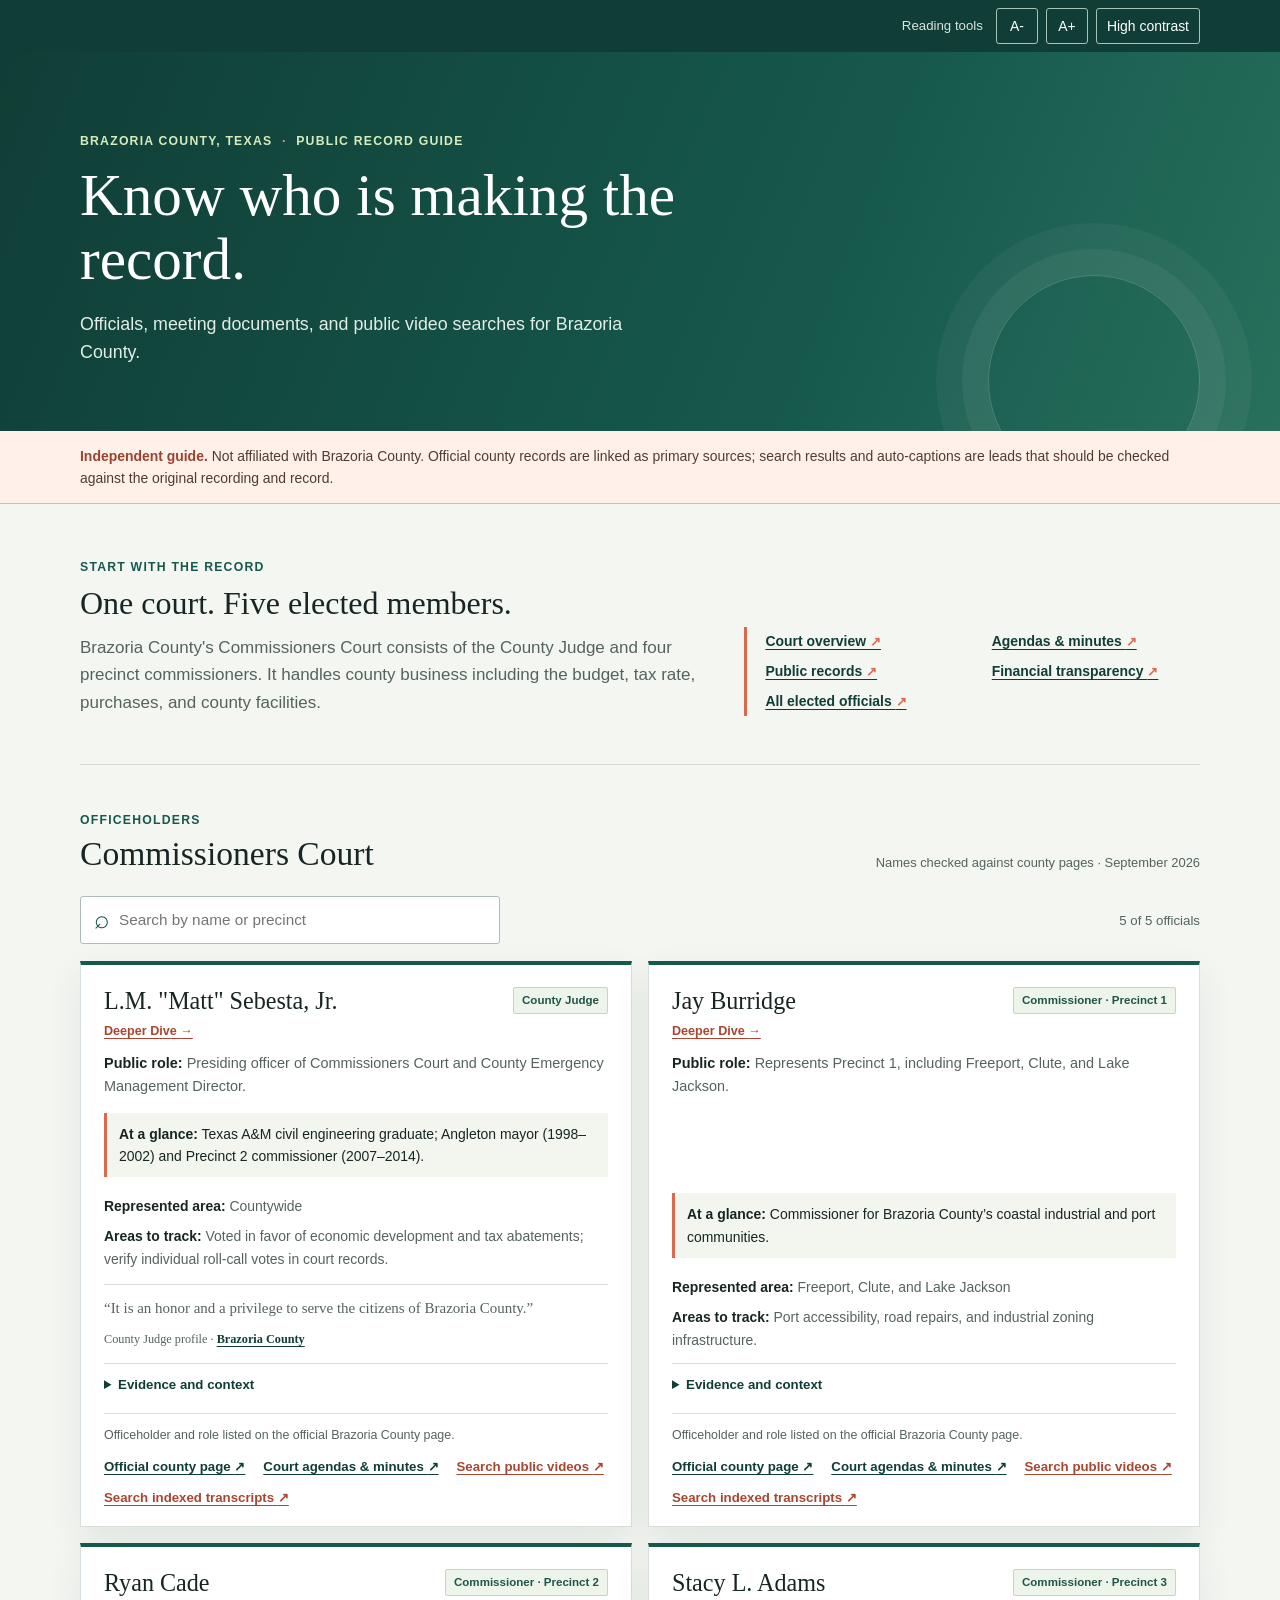
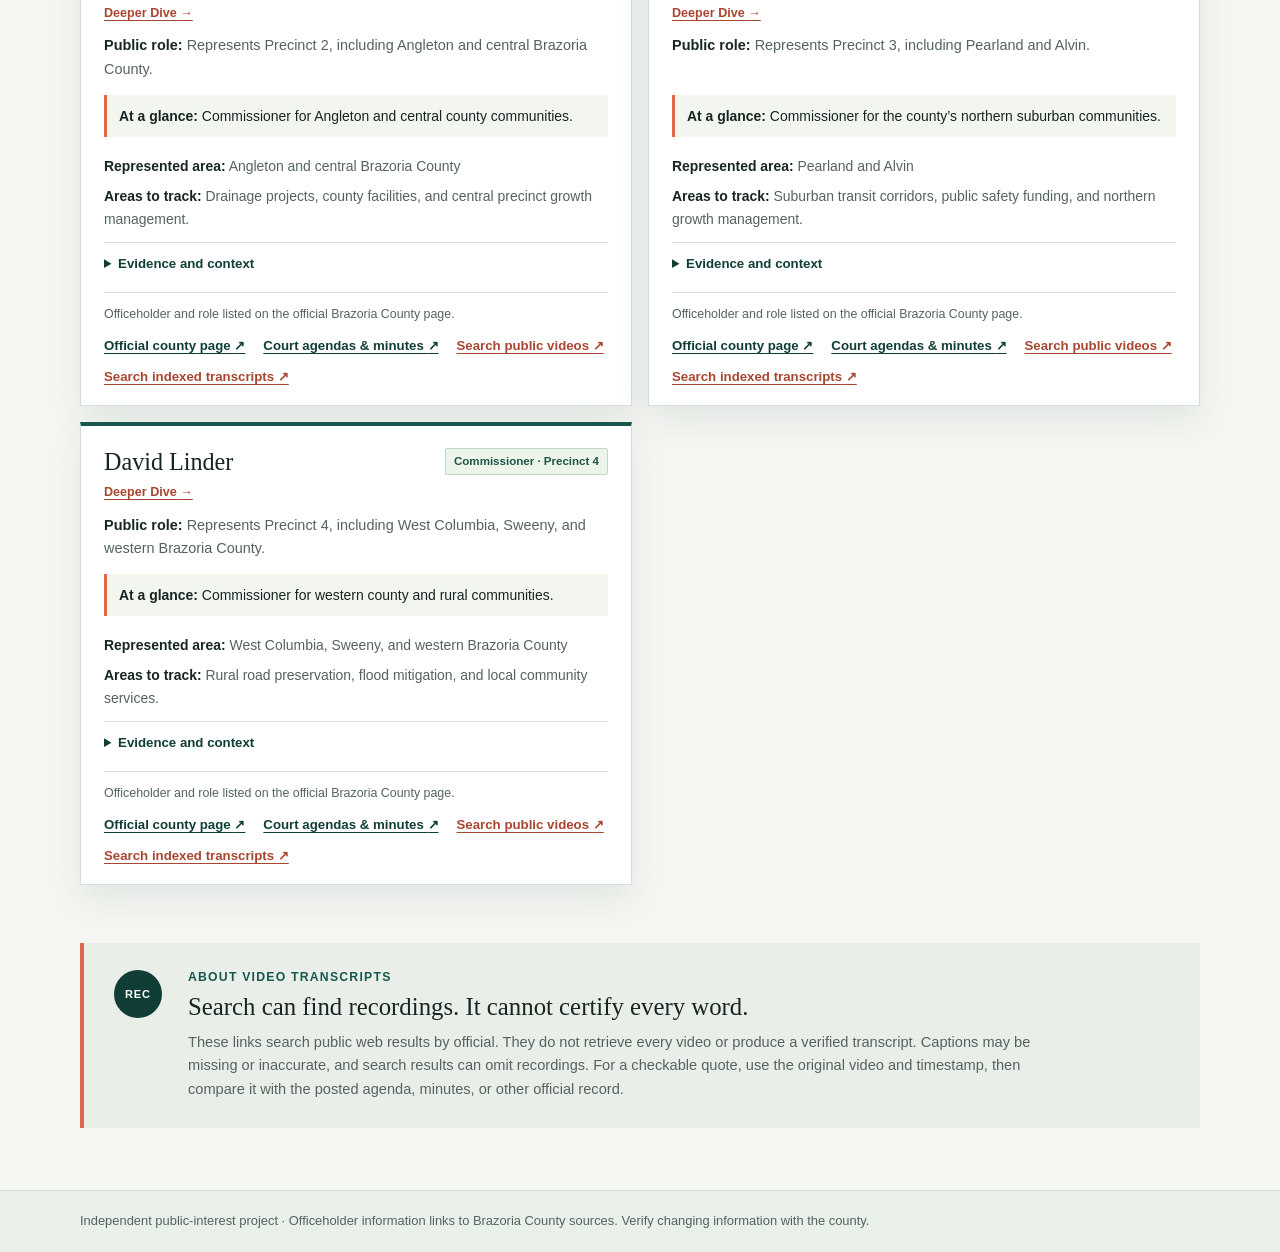
<file: index.html>
<!DOCTYPE html>
<html lang="en">
<head>
  <meta charset="UTF-8">
  <meta name="viewport" content="width=device-width, initial-scale=1.0">
  <title>Brazoria County Civic Record</title>
  <meta name="description" content="An independent guide to Brazoria County officials, public meeting records, and searchable public video sources.">
  <link rel="stylesheet" href="style/style.css">
</head>
<body>

  <header class="top-bar">
    <div class="container accessibility-controls">
      <span class="accessibility-label">Reading tools</span>
      <button id="btn-font-decrease" aria-label="Decrease text size">A-</button>
      <button id="btn-font-increase" aria-label="Increase text size">A+</button>
      <button id="btn-contrast-toggle" aria-pressed="false">High contrast</button>
    </div>
  </header>

  <header class="main-header">
    <div class="container">
      <p class="eyebrow">BRAZORIA COUNTY, TEXAS <span>·</span> PUBLIC RECORD GUIDE</p>
      <h1>Know who is making the record.</h1>
      <p>Officials, meeting documents, and public video searches for Brazoria County.</p>
    </div>
  </header>

  <section class="disclaimer-banner">
    <div class="container">
      <strong>Independent guide.</strong> Not affiliated with Brazoria County. Official county records are linked as primary sources; search results and auto-captions are leads that should be checked against the original recording and record.
    </div>
  </section>

  <main class="container">
    <section class="overview-section" aria-labelledby="overview-heading">
      <div class="section-intro">
        <p class="eyebrow">START WITH THE RECORD</p>
        <h2 id="overview-heading">One court. Five elected members.</h2>
        <p>Brazoria County's Commissioners Court consists of the County Judge and four precinct commissioners. It handles county business including the budget, tax rate, purchases, and county facilities.</p>
      </div>
      <nav class="source-links" aria-label="Official Brazoria County resources">
        <a href="https://www.brazoriacountytx.gov/government/commissioners-court" target="_blank" rel="noopener noreferrer">Court overview <span aria-hidden="true">↗</span></a>
        <a href="https://brazoriacountytx.legistar.com/" target="_blank" rel="noopener noreferrer">Agendas &amp; minutes <span aria-hidden="true">↗</span></a>
        <a href="https://portal-txbrazoria.tylertech.cloud/PublicAccess" target="_blank" rel="noopener noreferrer">Public records <span aria-hidden="true">↗</span></a>
        <a href="https://www.brazoriacountytx.gov/departments/financial-transparency" target="_blank" rel="noopener noreferrer">Financial transparency <span aria-hidden="true">↗</span></a>
        <a href="https://www.brazoriacountytx.gov/government/elected-officials-county-state-and-federal" target="_blank" rel="noopener noreferrer">All elected officials <span aria-hidden="true">↗</span></a>
      </nav>
    </section>

    <section class="directory-section" aria-labelledby="directory-heading">
      <div class="directory-heading">
        <div>
          <p class="eyebrow">OFFICEHOLDERS</p>
          <h2 id="directory-heading">Commissioners Court</h2>
        </div>
        <p class="checked-date">Names checked against county pages · September 2026</p>
      </div>

      <div class="directory-tools">
        <label class="search-field" for="official-search">
          <span class="visually-hidden">Search officials</span>
          <span aria-hidden="true">⌕</span>
          <input id="official-search" type="search" placeholder="Search by name or precinct" autocomplete="off">
        </label>
        <p id="results-count" class="results-count" aria-live="polite"></p>
      </div>

      <div id="official-cards" class="cards-grid"></div>
      <p id="no-results" class="no-results" hidden>No officials match that search.</p>
    </section>

    <section class="transcript-note" aria-labelledby="transcript-heading">
      <div class="transcript-mark" aria-hidden="true">REC</div>
      <div>
        <p class="eyebrow">ABOUT VIDEO TRANSCRIPTS</p>
        <h2 id="transcript-heading">Search can find recordings. It cannot certify every word.</h2>
        <p>These links search public web results by official. They do not retrieve every video or produce a verified transcript. Captions may be missing or inaccurate, and search results can omit recordings. For a checkable quote, use the original video and timestamp, then compare it with the posted agenda, minutes, or other official record.</p>
      </div>
    </section>
  </main>

  <footer>
    <div class="container">
      <p>Independent public-interest project · Officeholder information links to Brazoria County sources. Verify changing information with the county.</p>
    </div>
  </footer>

  <script src="js/index.js"></script>
</body>
</html>
</file>
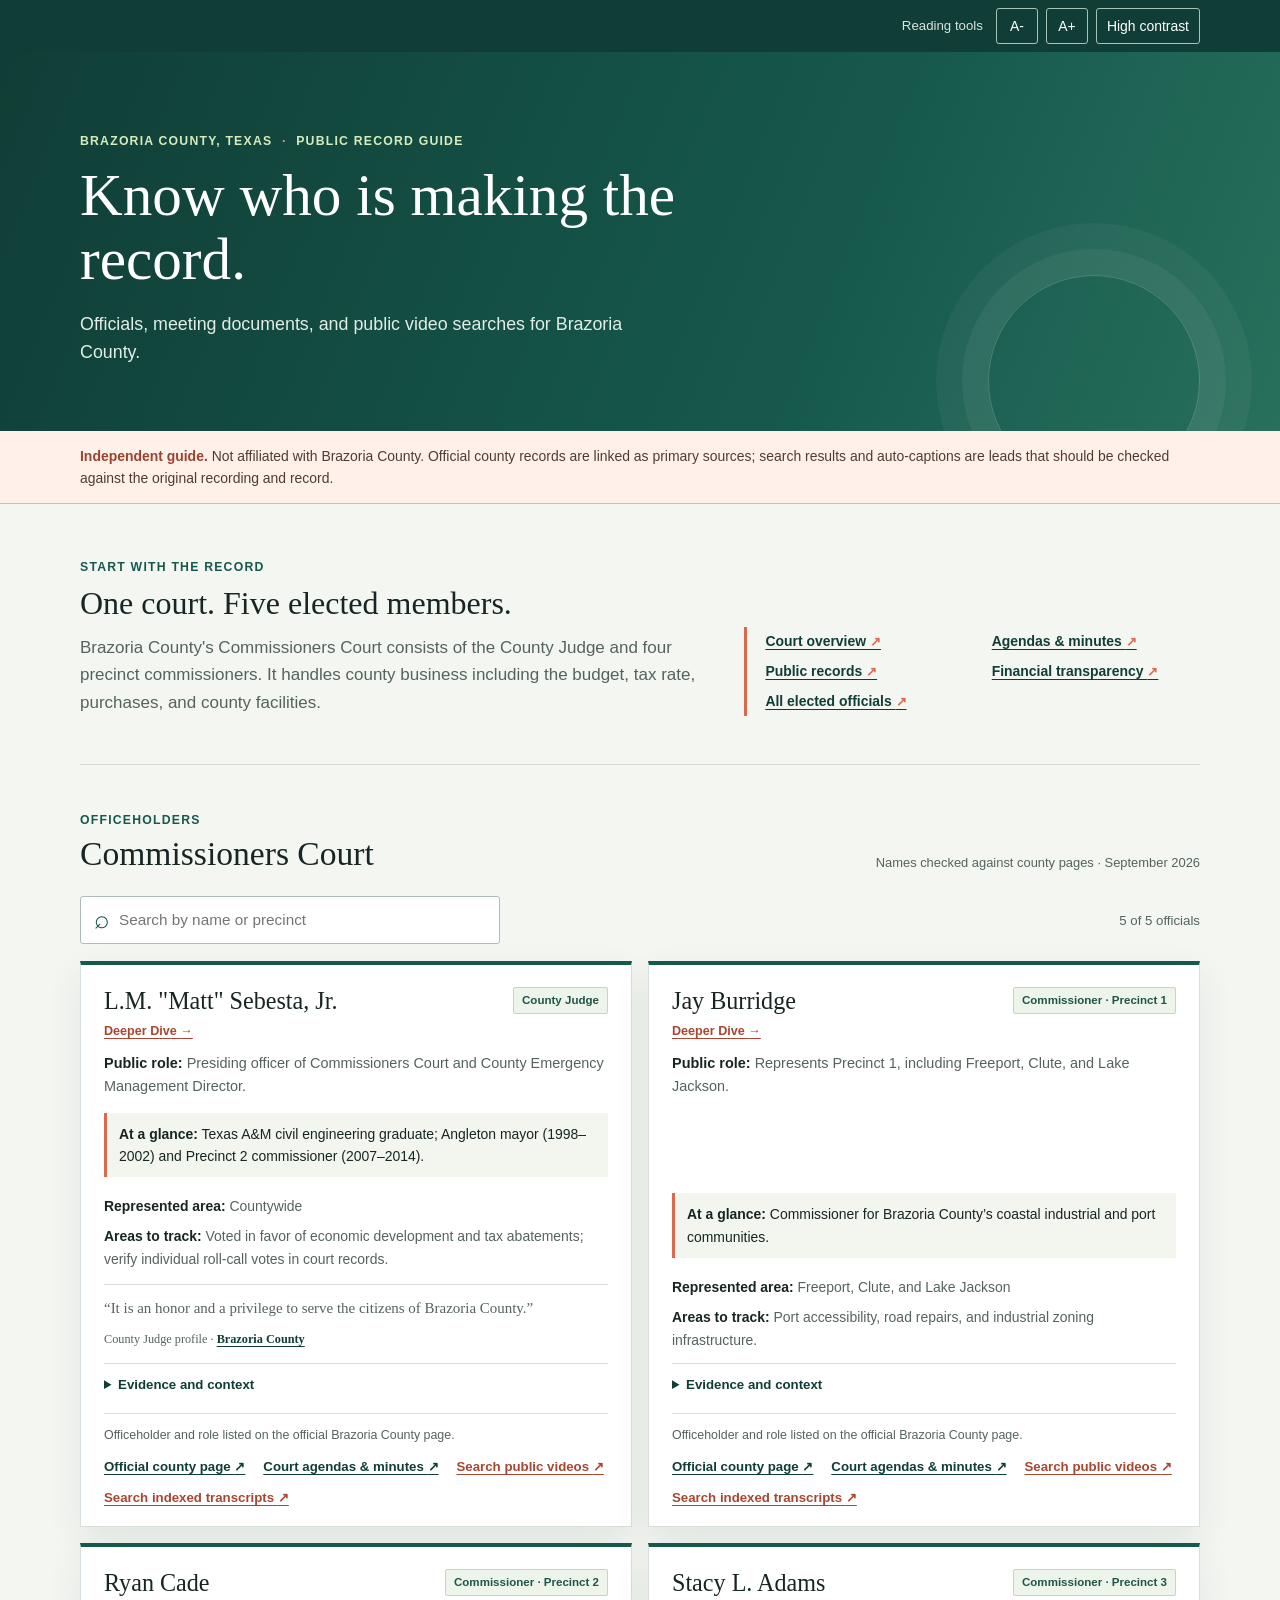
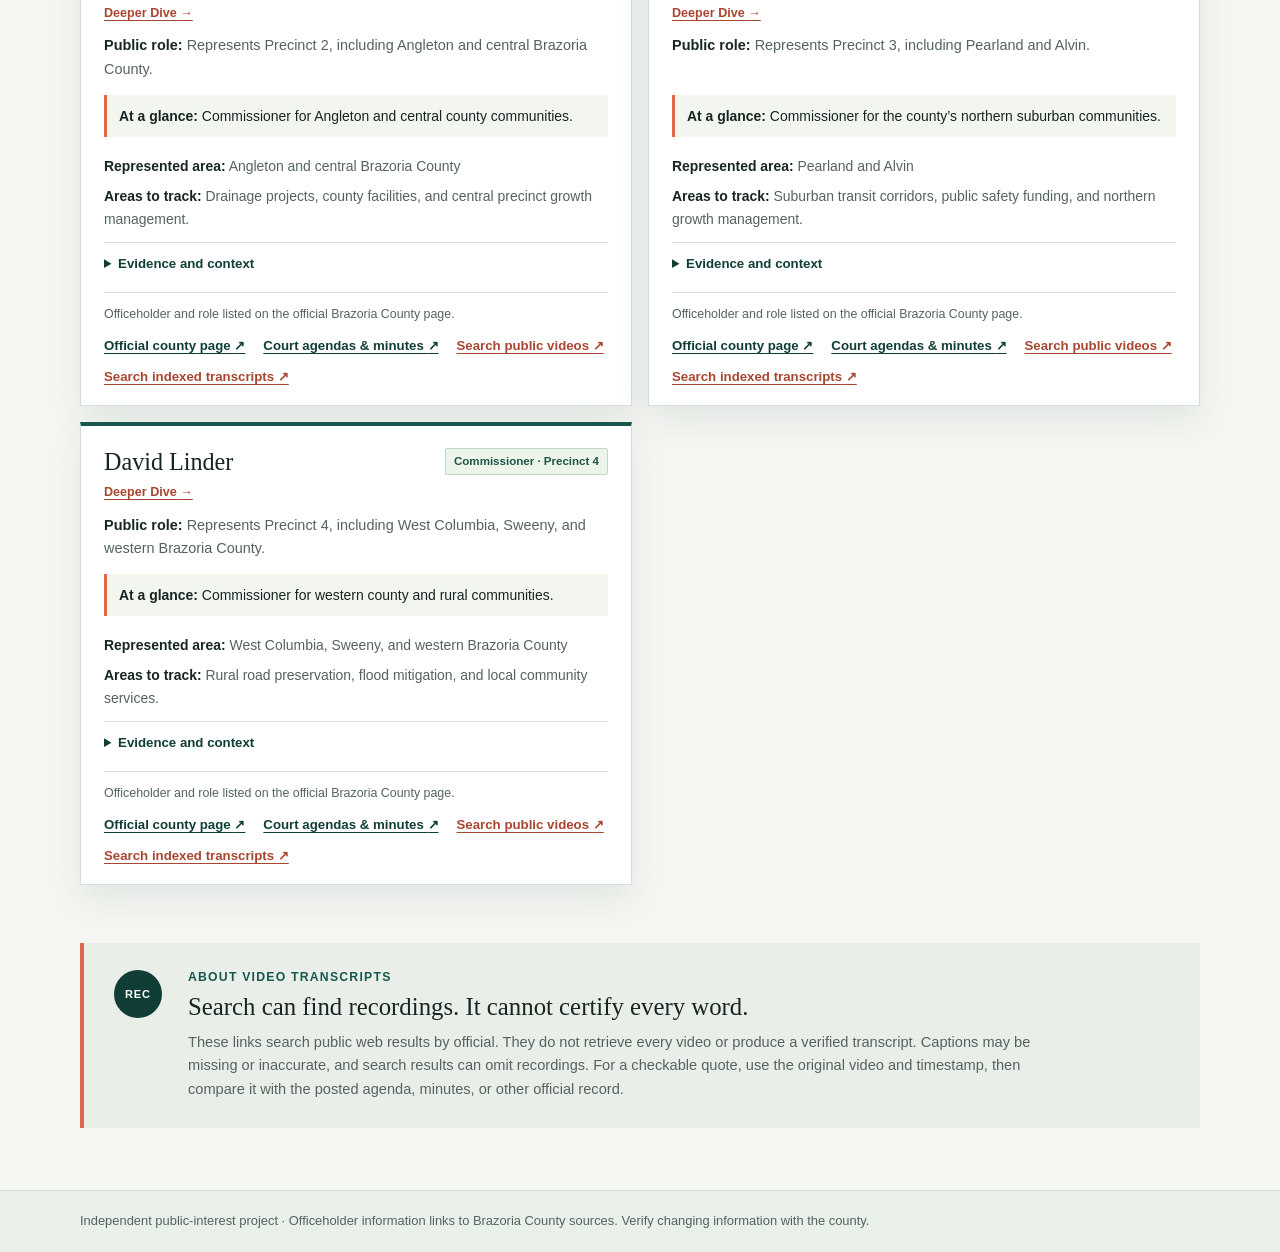
<file: deep-dive/index.html>
<!DOCTYPE html>
<html lang="en">
<head>
  <meta charset="UTF-8">
  <meta name="viewport" content="width=device-width, initial-scale=1.0">
  <meta name="description" content="A source-linked review of Brazoria County public officials and the evidence available to evaluate their public record.">
  <title>Official Deep Dive | Brazoria County Civic Record</title>
  <link rel="stylesheet" href="../style/style.css">
  <link rel="stylesheet" href="dive.css">
</head>
<body>
  <header class="top-bar">
    <div class="container accessibility-controls">
      <span class="accessibility-label">Reading tools</span>
      <button id="btn-font-decrease" aria-label="Decrease text size">A-</button>
      <button id="btn-font-increase" aria-label="Increase text size">A+</button>
      <button id="btn-contrast-toggle" aria-pressed="false">High contrast</button>
    </div>
  </header>

  <header class="main-header dive-header">
    <div class="container">
      <a class="back-link" href="../index.html">← Back to all officials</a>
      <p class="eyebrow">BRAZORIA COUNTY, TEXAS <span>·</span> PUBLIC RECORD REVIEW</p>
      <div id="official-heading" aria-live="polite">
        <h1>Loading official profile</h1>
      </div>
    </div>
  </header>

  <main class="container dive-main" id="dive-content">
    <section class="finding-callout" aria-labelledby="finding-heading">
      <p class="finding-label">MOST CONSEQUENTIAL DOCUMENTED CONCERN</p>
      <h2 id="finding-heading">Not assessed in this review</h2>
      <p>No meeting-by-meeting votes or outcome dataset has been reconciled for this profile. That is an evidence gap, not a finding that no negative results exist.</p>
    </section>

    <p class="review-limit">This is a source guide, not a performance audit. County biographies are county-published descriptions and are not independent evaluations.</p>

    <section class="dive-grid" aria-label="Public record assessment">
      <article class="dive-panel strengths-panel">
        <p class="eyebrow">COUNTY-REPORTED BACKGROUND</p>
        <h2>Strengths and experience</h2>
        <div id="official-strengths"></div>
        <a id="official-source" class="text-link" href="#" target="_blank" rel="noopener noreferrer">Read the county profile ↗</a>
      </article>

      <article class="dive-panel">
        <p class="eyebrow">EVIDENCE STATUS</p>
        <h2>Weaknesses to assess</h2>
        <p>Performance weaknesses have not been independently assessed here. A biography cannot establish effectiveness, and missing vote analysis should not be mistaken for a clean record.</p>
        <ul class="evidence-checklist">
          <li>Compare campaign or public commitments with dated actions.</li>
          <li>Check roll-call votes, abstentions, and meeting records.</li>
          <li>Use primary records and give the official's response where available.</li>
        </ul>
      </article>

      <article class="dive-panel">
        <p class="eyebrow">FOLLOW-UP QUESTIONS</p>
        <h2>Potential improvements</h2>
        <p>These are ways to make the public record easier to evaluate, not claims that this official has failed to do them.</p>
        <ul class="evidence-checklist">
          <li>Publish searchable votes with agenda item, date, and each member's vote.</li>
          <li>Report promised outcomes against a baseline, budget, and deadline.</li>
          <li>Link public statements to recordings and timestamped transcripts.</li>
        </ul>
      </article>

      <article class="dive-panel negative-panel">
        <p class="eyebrow">VERIFIED NEGATIVE RESULTS</p>
        <h2>No findings entered</h2>
        <p>Negative outcomes have not been systematically reviewed for this profile. Any future entry should identify the decision or result, date, primary source, impact, and relevant response or context.</p>
      </article>
    </section>

    <section class="rating-panel" aria-labelledby="rating-heading">
      <div class="rating-topline">
        <div>
          <p class="eyebrow">COMPARABLE SCORECARD</p>
          <h2 id="rating-heading">Overall rating</h2>
        </div>
        <p class="rating-value"><strong>NR</strong><span>/ 100</span></p>
      </div>
      <p class="rating-explanation">Not rated: assigning a number without comparable outcome evidence would create false precision. Each category is worth 20 points and should be scored only after the same period and source standard are applied to every official.</p>
      <div class="rating-criteria">
        <div><strong>Record completeness</strong><span>0–20 points</span></div>
        <div><strong>Decision traceability</strong><span>0–20 points</span></div>
        <div><strong>Measurable outcomes</strong><span>0–20 points</span></div>
        <div><strong>Follow-through</strong><span>0–20 points</span></div>
        <div><strong>Public transparency</strong><span>0–20 points</span></div>
      </div>
    </section>

    <section class="records-panel" aria-labelledby="records-heading">
      <div>
        <p class="eyebrow">PRIMARY SOURCES</p>
        <h2 id="records-heading">Check the underlying record</h2>
      </div>
      <div class="record-links">
        <a id="video-search" href="#" target="_blank" rel="noopener noreferrer">Search public videos ↗</a>
        <a href="https://brazoriacountytx.legistar.com/" target="_blank" rel="noopener noreferrer">Commissioners Court agendas and minutes ↗</a>
        <a href="https://portal-txbrazoria.tylertech.cloud/PublicAccess" target="_blank" rel="noopener noreferrer">County public records portal ↗</a>
      </div>
    </section>
  </main>

  <footer>
    <div class="container">
      <p>Independent public-interest project · Corrections should include a source and date. Verify changing information with Brazoria County.</p>
    </div>
  </footer>

  <script src="dive.js"></script>
  <script>
    let currentScale = 1;
    const updateFontScale = (value) => {
      currentScale = Math.max(0.8, Math.min(1.4, Math.round(value * 10) / 10));
      document.documentElement.style.setProperty('--font-scale', currentScale);
    };
    document.getElementById('btn-font-increase').addEventListener('click', () => updateFontScale(currentScale + 0.1));
    document.getElementById('btn-font-decrease').addEventListener('click', () => updateFontScale(currentScale - 0.1));
    const contrastButton = document.getElementById('btn-contrast-toggle');
    contrastButton.addEventListener('click', () => {
      const isEnabled = document.body.classList.toggle('high-contrast');
      contrastButton.setAttribute('aria-pressed', String(isEnabled));
    });
  </script>
</body>
</html>
</file>
<file: style/style.css>
* {
  box-sizing: border-box;
  margin: 0;
  padding: 0;
}

:root {
  color-scheme: light;
  --page: #f4f6f2;
  --surface: #ffffff;
  --ink: #172523;
  --muted: #55635e;
  --line: #d5ded8;
  --green: #16594c;
  --green-dark: #103e36;
  --lime: #d8ebbd;
  --coral: #dc694d;
  --font-scale: 1;
  --shadow: 0 14px 34px rgb(17 48 40 / 8%);
}

html {
  scroll-behavior: smooth;
}

body {
  background: var(--page);
  color: var(--ink);
  font-family: "Segoe UI", Tahoma, sans-serif;
  font-size: calc(17px * var(--font-scale));
  line-height: 1.6;
}

button,
input {
  font: inherit;
}

a {
  color: inherit;
}

a:focus-visible,
button:focus-visible,
input:focus-visible {
  outline: 3px solid var(--coral);
  outline-offset: 3px;
}

.container {
  width: min(1120px, 100% - 40px);
  margin: 0 auto;
}

.top-bar {
  background: var(--green-dark);
  color: #fff;
  padding: 8px 0;
}

.accessibility-controls {
  display: flex;
  align-items: center;
  justify-content: flex-end;
  gap: 8px;
}

.accessibility-label {
  margin-right: 5px;
  font-size: 0.78em;
  color: #d7e5dd;
}

.accessibility-controls button {
  min-width: 42px;
  min-height: 36px;
  border: 1px solid #a7c5b7;
  border-radius: 3px;
  background: transparent;
  color: #fff;
  cursor: pointer;
  padding: 4px 10px;
  font-size: 0.82em;
}

.accessibility-controls button:hover,
.accessibility-controls button[aria-pressed="true"] {
  background: #fff;
  color: var(--green-dark);
}

.main-header {
  position: relative;
  overflow: hidden;
  padding: clamp(44px, 8vw, 82px) 0 64px;
  color: #fff;
  background-color: var(--green);
  background-image: linear-gradient(112deg, #103e36 0%, #16594c 64%, #286f5c 100%);
}

.main-header::after {
  position: absolute;
  right: max(2vw, calc((100vw - 1120px) / 2));
  bottom: -56px;
  width: 210px;
  height: 210px;
  border: 1px solid rgb(255 255 255 / 20%);
  border-radius: 50%;
  content: "";
  box-shadow: 0 0 0 26px rgb(255 255 255 / 5%), 0 0 0 52px rgb(255 255 255 / 4%);
}

.main-header .container {
  position: relative;
  z-index: 1;
}

.eyebrow {
  color: var(--green);
  font-size: 0.72em;
  font-weight: 800;
  letter-spacing: 0.1em;
  line-height: 1.3;
}

.main-header .eyebrow {
  color: var(--lime);
  margin-bottom: 14px;
}

.main-header .eyebrow span {
  padding: 0 5px;
  color: #f39a7d;
}

.main-header h1 {
  max-width: 700px;
  font-family: Georgia, "Times New Roman", serif;
  font-size: clamp(2.1rem, 5vw, 3.7rem);
  font-weight: 500;
  line-height: 1.08;
}

.main-header .container > p:last-child {
  max-width: 600px;
  margin-top: 18px;
  color: #e3ede8;
  font-size: 1.05em;
}

.disclaimer-banner {
  border-bottom: 1px solid #e9b59f;
  background: #fff0e9;
  color: #513b31;
  padding: 14px 0;
  font-size: 0.82em;
}

.disclaimer-banner strong {
  color: #9b432f;
}

.overview-section {
  display: grid;
  grid-template-columns: minmax(0, 1.15fr) minmax(280px, 0.85fr);
  gap: 48px;
  align-items: end;
  padding: 56px 0 48px;
  border-bottom: 1px solid var(--line);
}

.section-intro h2,
.directory-heading h2,
.transcript-note h2 {
  font-family: Georgia, "Times New Roman", serif;
  font-weight: 500;
  line-height: 1.15;
}

.section-intro h2 {
  margin: 9px 0 12px;
  font-size: 2rem;
}

.section-intro > p:last-child {
  max-width: 620px;
  color: var(--muted);
}

.source-links {
  display: grid;
  grid-template-columns: 1fr 1fr;
  gap: 8px 18px;
  border-left: 3px solid var(--coral);
  padding: 3px 0 3px 18px;
}

.source-links a {
  color: var(--green-dark);
  font-size: 0.82em;
  font-weight: 700;
  text-decoration-thickness: 1px;
  text-underline-offset: 3px;
}

.source-links a:hover {
  color: #a84631;
}

.source-links span {
  color: var(--coral);
  font-size: 0.9em;
}

.directory-section {
  padding: 48px 0 58px;
}

.directory-heading {
  display: flex;
  justify-content: space-between;
  align-items: end;
  gap: 20px;
}

.directory-heading h2 {
  margin-top: 6px;
  font-size: 2.1rem;
}

.checked-date {
  color: var(--muted);
  font-size: 0.76em;
}

.directory-tools {
  display: flex;
  align-items: center;
  justify-content: space-between;
  margin: 23px 0 17px;
}

.search-field {
  display: flex;
  align-items: center;
  gap: 9px;
  width: min(420px, 100%);
  min-height: 48px;
  border: 1px solid #aebcb4;
  border-radius: 3px;
  background: var(--surface);
  padding: 0 13px;
  color: var(--green);
}

.search-field > span {
  font-size: 1.5em;
  line-height: 1;
}

.search-field input {
  width: 100%;
  border: 0;
  outline: 0;
  background: transparent;
  color: var(--ink);
  font-size: 0.9em;
}

.search-field:focus-within {
  outline: 3px solid var(--coral);
  outline-offset: 2px;
}

.search-field input:focus-visible {
  outline: 0;
}

.results-count {
  color: var(--muted);
  font-size: 0.78em;
}

.cards-grid {
  display: grid;
  grid-template-columns: repeat(2, minmax(0, 1fr));
  gap: 16px;
}

.official-card {
  display: flex;
  flex-direction: column;
  min-width: 0;
  border: 1px solid var(--line);
  border-top: 4px solid var(--green);
  background: var(--surface);
  padding: 22px 23px 18px;
  box-shadow: var(--shadow);
  animation: card-enter 380ms ease both;
}

.official-card:nth-child(2) { animation-delay: 45ms; }
.official-card:nth-child(3) { animation-delay: 90ms; }
.official-card:nth-child(4) { animation-delay: 135ms; }
.official-card:nth-child(5) { animation-delay: 180ms; }

@keyframes card-enter {
  from { opacity: 0; transform: translateY(8px); }
  to { opacity: 1; transform: translateY(0); }
}

.card-header {
  display: flex;
  align-items: start;
  justify-content: space-between;
  gap: 12px;
  margin-bottom: 11px;
}

.card-header h3 {
  font-family: Georgia, "Times New Roman", serif;
  font-size: 1.42em;
  font-weight: 500;
  line-height: 1.2;
}

.card-title-group {
  display: flex;
  flex-direction: column;
  align-items: start;
  gap: 5px;
}

.deeper-dive-link {
  color: #a84631;
  font-size: 0.74em;
  font-weight: 800;
  text-decoration-thickness: 1px;
  text-underline-offset: 3px;
}

.deeper-dive-link:hover {
  color: var(--green-dark);
}

.role-badge {
  flex: 0 0 auto;
  border: 1px solid #c2d6c7;
  border-radius: 2px;
  background: #edf4e9;
  color: #205547;
  padding: 3px 8px;
  font-size: 0.68em;
  font-weight: 750;
}

.official-card .responsibility {
  flex: 1;
  color: var(--muted);
  font-size: 0.85em;
}

.official-card .responsibility strong {
  color: var(--ink);
}

.official-card .tldr-box {
  margin: 14px 0 10px;
  border-left: 3px solid var(--coral);
  background: #f3f5ef;
  padding: 10px 12px;
  color: var(--ink);
  font-size: 0.82em;
}

.official-area,
.official-focus {
  margin-top: 8px;
  color: var(--muted);
  font-size: 0.82em;
}

.official-area strong,
.official-focus strong {
  color: var(--ink);
}

.quote-box {
  margin: 14px 0 0;
  border-top: 1px solid var(--line);
  padding: 12px 0 0;
  color: var(--muted);
  font-family: Georgia, "Times New Roman", serif;
  font-size: 0.88em;
}

.quote-box p {
  margin-bottom: 6px;
}

.quote-box cite {
  font-family: inherit;
  font-size: 0.82em;
  font-style: normal;
}

.quote-box a,
.proof-link {
  color: var(--green-dark);
  font-weight: 750;
  text-decoration-thickness: 1px;
  text-underline-offset: 3px;
}

.transcript-dropdown {
  margin-top: 12px;
  border-top: 1px solid var(--line);
  padding-top: 10px;
  color: var(--muted);
  font-size: 0.78em;
}

.transcript-dropdown summary {
  color: var(--green-dark);
  cursor: pointer;
  font-weight: 800;
}

.transcript-dropdown p {
  margin: 9px 0;
}

.proof-link {
  display: inline-block;
  margin: 2px 0 4px;
}

.card-source {
  margin-top: 18px;
  padding-top: 12px;
  border-top: 1px solid var(--line);
  color: var(--muted);
  font-size: 0.73em;
}

.card-actions {
  display: flex;
  flex-wrap: wrap;
  gap: 10px 18px;
  margin-top: 10px;
}

.card-actions a {
  color: var(--green-dark);
  font-size: 0.78em;
  font-weight: 750;
  text-decoration-thickness: 1px;
  text-underline-offset: 3px;
}

.card-actions a:hover {
  color: #a84631;
}

.card-actions a.video-search {
  color: #a84631;
}

.no-results {
  border: 1px dashed #9dad9f;
  padding: 24px;
  color: var(--muted);
  text-align: center;
}

.transcript-note {
  display: grid;
  grid-template-columns: 54px 1fr;
  gap: 20px;
  align-items: start;
  margin-bottom: 62px;
  border-left: 4px solid var(--coral);
  background: #e9efe8;
  padding: 27px 30px;
}

.transcript-mark {
  display: grid;
  width: 48px;
  height: 48px;
  place-items: center;
  border-radius: 50%;
  background: var(--green-dark);
  color: white;
  font-size: 0.65em;
  font-weight: 800;
  letter-spacing: 0.08em;
}

.transcript-note h2 {
  margin: 7px 0 9px;
  font-size: 1.55rem;
}

.transcript-note div:last-child > p:last-child {
  max-width: 850px;
  color: var(--muted);
  font-size: 0.86em;
}

footer {
  border-top: 1px solid var(--line);
  background: #e9efe9;
  padding: 20px 0;
  color: var(--muted);
  font-size: 0.76em;
}

.visually-hidden {
  position: absolute;
  overflow: hidden;
  width: 1px;
  height: 1px;
  clip: rect(0, 0, 0, 0);
  white-space: nowrap;
  clip-path: inset(50%);
}

body.high-contrast {
  color-scheme: dark;
  --page: #000;
  --surface: #111;
  --ink: #fff;
  --muted: #f1f1f1;
  --line: #ff0;
  --green: #ff0;
  --green-dark: #ff0;
  --lime: #ff0;
  --coral: #ff0;
  --shadow: none;
}

body.high-contrast .main-header,
body.high-contrast .top-bar {
  background: #000;
  color: #ff0;
}

body.high-contrast .disclaimer-banner,
body.high-contrast .transcript-note,
body.high-contrast footer,
body.high-contrast .role-badge,
body.high-contrast .official-card .tldr-box {
  border-color: #ff0;
  background: #000;
  color: #fff;
}

body.high-contrast .source-links a,
body.high-contrast .card-actions a,
body.high-contrast .deeper-dive-link,
body.high-contrast .quote-box a,
body.high-contrast .proof-link,
body.high-contrast .transcript-dropdown summary,
body.high-contrast .official-area strong,
body.high-contrast .official-focus strong,
body.high-contrast .role-badge,
body.high-contrast .eyebrow,
body.high-contrast .card-actions a.video-search {
  color: #ff0;
}

body.high-contrast .search-field {
  border-color: #ff0;
  background: #000;
  color: #ff0;
}

@media (max-width: 740px) {
  .overview-section {
    grid-template-columns: 1fr;
    gap: 25px;
    padding: 40px 0 35px;
  }

  .source-links {
    max-width: 520px;
  }

  .directory-heading {
    align-items: start;
    flex-direction: column;
    gap: 7px;
  }

  .cards-grid {
    grid-template-columns: 1fr;
  }
}

@media (max-width: 480px) {
  .container {
    width: min(100% - 28px, 1120px);
  }

  .accessibility-controls {
    justify-content: center;
  }

  .accessibility-label {
    margin-right: auto;
  }

  .main-header {
    padding: 43px 0 47px;
  }

  .main-header::after {
    right: -100px;
    opacity: 0.6;
  }

  .source-links {
    grid-template-columns: 1fr;
  }

  .directory-section {
    padding: 38px 0 44px;
  }

  .directory-tools {
    align-items: start;
    flex-direction: column;
    gap: 7px;
  }

  .official-card {
    padding: 18px 17px 16px;
  }

  .card-header {
    flex-direction: column;
    gap: 7px;
  }

  .transcript-note {
    grid-template-columns: 1fr;
    gap: 13px;
    margin-bottom: 42px;
    padding: 20px;
  }
}

@media (prefers-reduced-motion: reduce) {
  *,
  *::before,
  *::after {
    scroll-behavior: auto !important;
    animation-duration: 0.01ms !important;
    animation-iteration-count: 1 !important;
  }
}
</file>
<file: deep-dive/dive.css>
.dive-header {
  padding-top: 25px;
}

.dive-header .back-link {
  display: inline-block;
  margin-bottom: 38px;
  color: #e8f1eb;
  font-size: 0.82em;
  font-weight: 700;
  text-decoration-thickness: 1px;
  text-underline-offset: 4px;
}

.dive-header .back-link:hover {
  color: var(--lime);
}

.dive-header h1 {
  overflow-wrap: anywhere;
}

.official-role {
  margin-top: 11px;
  color: #e0ece5;
  font-size: 1.05em;
}

.dive-main {
  padding-bottom: 56px;
}

.finding-callout {
  position: relative;
  margin: -25px 0 20px;
  border-left: 5px solid var(--coral);
  background: var(--surface);
  padding: 23px 28px 25px;
  box-shadow: var(--shadow);
}

.finding-label {
  color: #a84631;
  font-size: 0.72em;
  font-weight: 850;
  letter-spacing: 0.08em;
}

.finding-callout h2,
.dive-panel h2,
.rating-panel h2,
.records-panel h2 {
  margin: 5px 0 8px;
  font-family: Georgia, "Times New Roman", serif;
  font-size: 1.6rem;
  font-weight: 500;
  line-height: 1.2;
}

.finding-callout > p:last-child {
  max-width: 820px;
  color: var(--muted);
  font-size: 0.87em;
}

.review-limit {
  margin: 18px 0 28px;
  color: var(--muted);
  font-size: 0.79em;
}

.dive-grid {
  display: grid;
  grid-template-columns: repeat(2, minmax(0, 1fr));
  gap: 16px;
}

.dive-panel {
  min-width: 0;
  border: 1px solid var(--line);
  background: var(--surface);
  padding: 23px;
}

.dive-panel > p:not(.eyebrow) {
  color: var(--muted);
  font-size: 0.86em;
}

.dive-panel .eyebrow,
.rating-panel .eyebrow,
.records-panel .eyebrow {
  color: var(--green);
}

.dive-panel h2,
.rating-panel h2,
.records-panel h2 {
  font-size: 1.48rem;
}

.evidence-checklist {
  display: grid;
  gap: 9px;
  margin: 14px 0 0;
  padding-left: 19px;
  color: var(--muted);
  font-size: 0.83em;
}

.evidence-checklist li::marker {
  color: var(--coral);
}

.text-link {
  display: inline-block;
  margin-top: 17px;
  color: var(--green-dark);
  font-size: 0.81em;
  font-weight: 800;
  text-decoration-thickness: 1px;
  text-underline-offset: 3px;
}

.negative-panel {
  border-top: 3px solid #bf6149;
}

.rating-panel {
  margin-top: 20px;
  border: 1px solid var(--line);
  background: #e9efe8;
  padding: 25px 27px;
}

.rating-topline {
  display: flex;
  justify-content: space-between;
  align-items: center;
  gap: 20px;
}

.rating-value {
  display: flex;
  align-items: baseline;
  gap: 5px;
  color: var(--muted);
  white-space: nowrap;
}

.rating-value strong {
  color: var(--green-dark);
  font-family: Georgia, "Times New Roman", serif;
  font-size: 2.5rem;
  font-weight: 600;
}

.rating-value span {
  font-size: 0.86em;
}

.rating-explanation {
  max-width: 850px;
  color: var(--muted);
  font-size: 0.83em;
}

.rating-criteria {
  display: grid;
  grid-template-columns: repeat(5, minmax(0, 1fr));
  gap: 9px;
  margin-top: 20px;
}

.rating-criteria > div {
  display: flex;
  flex-direction: column;
  justify-content: space-between;
  min-height: 76px;
  border-top: 2px solid var(--green);
  background: var(--surface);
  padding: 10px;
  font-size: 0.72em;
}

.rating-criteria span {
  color: var(--muted);
}

.records-panel {
  display: grid;
  grid-template-columns: minmax(190px, 0.7fr) minmax(0, 1.3fr);
  gap: 25px;
  align-items: center;
  margin-top: 30px;
  padding: 23px 0;
  border-top: 1px solid var(--line);
}

.record-links {
  display: flex;
  flex-wrap: wrap;
  gap: 10px 22px;
}

.record-links a {
  color: var(--green-dark);
  font-size: 0.79em;
  font-weight: 750;
  text-decoration-thickness: 1px;
  text-underline-offset: 3px;
}

body.high-contrast .finding-callout,
body.high-contrast .dive-panel,
body.high-contrast .rating-panel,
body.high-contrast .rating-criteria > div {
  border-color: #ff0;
  background: #000;
  color: #fff;
}

body.high-contrast .finding-label,
body.high-contrast .text-link,
body.high-contrast .record-links a,
body.high-contrast .rating-value strong {
  color: #ff0;
}

@media (max-width: 740px) {
  .dive-grid {
    grid-template-columns: 1fr;
  }

  .rating-criteria {
    grid-template-columns: repeat(2, minmax(0, 1fr));
  }

  .records-panel {
    grid-template-columns: 1fr;
  }
}

@media (max-width: 480px) {
  .dive-header .back-link {
    margin-bottom: 28px;
  }

  .finding-callout {
    margin-top: -17px;
    padding: 19px;
  }

  .dive-panel {
    padding: 19px;
  }

  .rating-panel {
    padding: 20px 17px;
  }

  .rating-topline {
    align-items: start;
  }

  .rating-criteria {
    gap: 7px;
  }

  .rating-criteria > div {
    min-height: 84px;
  }
}
</file>
